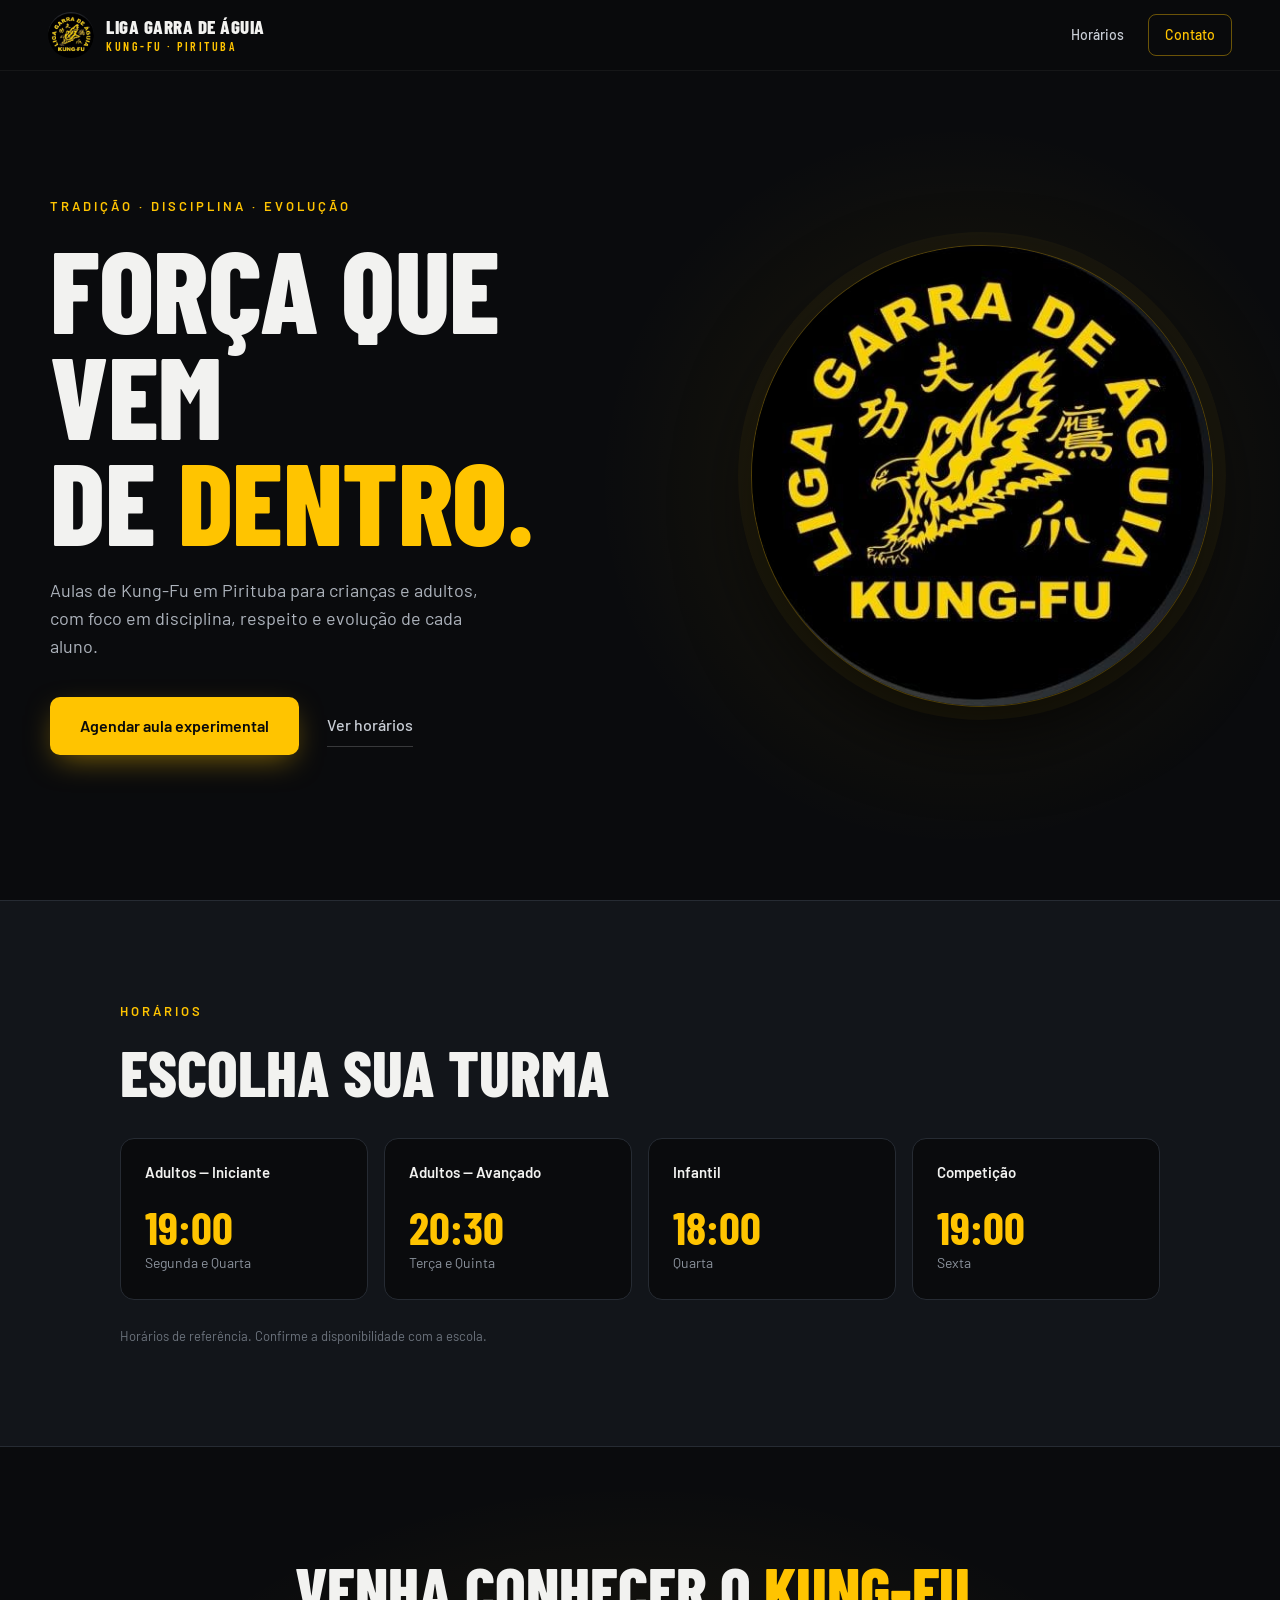
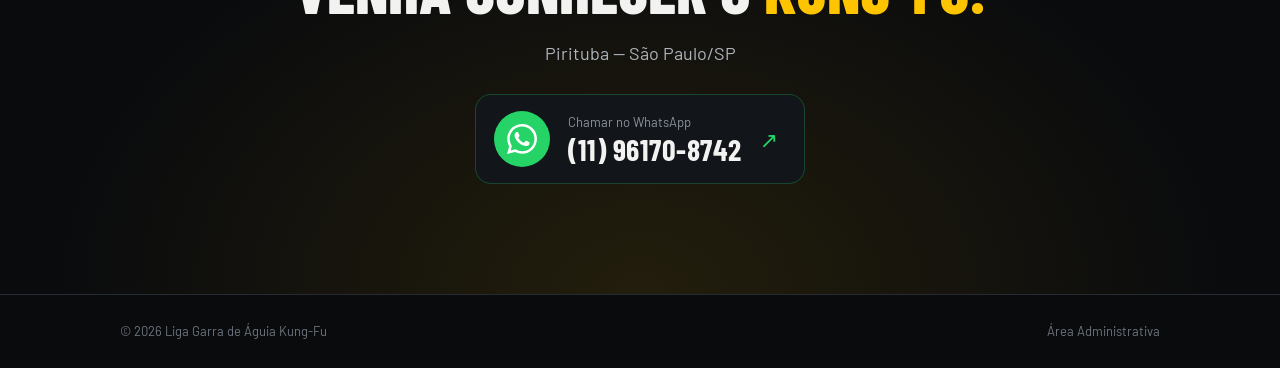
<file: index.html>
<!doctype html>
<html lang="pt-BR">
  <head>
    <meta charset="utf-8" />
    <meta name="viewport" content="width=device-width, initial-scale=1" />
    <meta
      name="description"
      content="Liga Garra de Águia Kung-Fu em Pirituba. Tradição, disciplina e evolução através da arte marcial."
    />
    <title>Liga Garra de Águia — Kung-Fu Pirituba</title>
    <link rel="preconnect" href="https://fonts.googleapis.com" />
    <link rel="preconnect" href="https://fonts.gstatic.com" crossorigin />
    <link
      href="https://fonts.googleapis.com/css2?family=Barlow:wght@400;500;600&family=Barlow+Condensed:wght@600;700;800&display=swap"
      rel="stylesheet"
    />
    <link rel="stylesheet" href="home.css" />
    <script src="home.js" defer></script>
  </head>
  <body>
    <a class="skip" href="#conteudo">Pular para o conteúdo</a>

    <header class="site-header">
      <a class="brand" href="#inicio">
        <span class="logo-crop"
          ><img src="logo.png" alt="Logo Liga Garra de Águia"
        /></span>
        <span class="brand-text"
          >Liga Garra de Águia<small>Kung-Fu · Pirituba</small></span
        >
      </a>
      <nav aria-label="Menu principal">
        <a href="#horarios">Horários</a>
        <a href="#contato" class="nav-cta">Contato</a>
      </nav>
    </header>

    <main id="conteudo">
      <section class="hero" id="inicio">
        <div class="hero-copy">
          <p class="eyebrow">Tradição · Disciplina · Evolução</p>
          <h1>Força que vem<br />de <em>dentro.</em></h1>
          <p class="intro">
            Aulas de Kung-Fu em Pirituba para crianças e adultos, com foco em
            disciplina, respeito e evolução de cada aluno.
          </p>
          <div class="actions">
            <a class="button" data-whatsapp href="#contato"
              >Agendar aula experimental</a
            >
            <a class="text-link" href="#horarios">Ver horários</a>
          </div>
        </div>
        <div class="hero-art">
          <div class="emblem">
            <img src="logo.png" alt="Emblema da Liga Garra de Águia Kung-Fu" />
          </div>
        </div>
      </section>

      <section class="schedule-section" id="horarios">
        <div class="container">
          <p class="eyebrow">Horários</p>
          <h2>Escolha sua turma</h2>
          <div class="schedule" id="scheduleRows"></div>
          <p class="note">
            Horários de referência. Confirme a disponibilidade com a escola.
          </p>
        </div>
      </section>

      <section class="contact" id="contato">
        <div class="container">
          <h2>Venha conhecer o <em>Kung-Fu.</em></h2>
          <p id="address">Pirituba — São Paulo/SP</p>
          <a
            class="whats-card"
            data-whatsapp
            href="#contato"
            id="ctaWhats"
            aria-label="Conversar pelo WhatsApp"
          >
            <span class="whats-icon" aria-hidden="true">
              <svg
                viewBox="0 0 24 24"
                width="30"
                height="30"
                fill="currentColor"
              >
                <path
                  d="M17.472 14.382c-.297-.149-1.758-.867-2.03-.967-.273-.099-.471-.148-.67.15-.197.297-.767.966-.94 1.164-.173.199-.347.223-.644.075-.297-.15-1.255-.463-2.39-1.475-.883-.788-1.48-1.761-1.653-2.059-.173-.297-.018-.458.13-.606.134-.133.298-.347.446-.52.149-.174.198-.298.298-.497.099-.198.05-.371-.025-.52-.075-.149-.669-1.612-.916-2.207-.242-.579-.487-.5-.669-.51-.173-.008-.371-.01-.57-.01-.198 0-.52.074-.792.372-.272.297-1.04 1.016-1.04 2.479 0 1.462 1.065 2.875 1.213 3.074.149.198 2.096 3.2 5.077 4.487.709.306 1.262.489 1.694.625.712.227 1.36.195 1.871.118.571-.085 1.758-.719 2.006-1.413.248-.694.248-1.289.173-1.413-.074-.124-.272-.198-.57-.347m-5.421 7.403h-.004a9.87 9.87 0 01-5.031-1.378l-.361-.214-3.741.982.998-3.648-.235-.374a9.86 9.86 0 01-1.51-5.26c.001-5.45 4.436-9.884 9.888-9.884 2.64 0 5.122 1.03 6.988 2.898a9.825 9.825 0 012.893 6.994c-.003 5.45-4.437 9.884-9.885 9.884m8.413-18.297A11.815 11.815 0 0012.05 0C5.495 0 .16 5.335.157 11.892c0 2.096.547 4.142 1.588 5.945L.057 24l6.305-1.654a11.882 11.882 0 005.683 1.448h.005c6.554 0 11.89-5.335 11.893-11.893a11.821 11.821 0 00-3.48-8.413Z"
                />
              </svg>
            </span>
            <span class="whats-text"
              ><small>Chamar no WhatsApp</small
              ><strong>(11) 96170-8742</strong></span
            >
            <span class="whats-arrow" aria-hidden="true">↗</span>
          </a>
        </div>
      </section>
    </main>

    <footer>
      <div class="container footer-inner">
        <span>© <span id="year"></span> Liga Garra de Águia Kung-Fu</span>
        <a class="admin-link" href="admin.html">Área Administrativa</a>
      </div>
    </footer>
  </body>
</html>
</file>
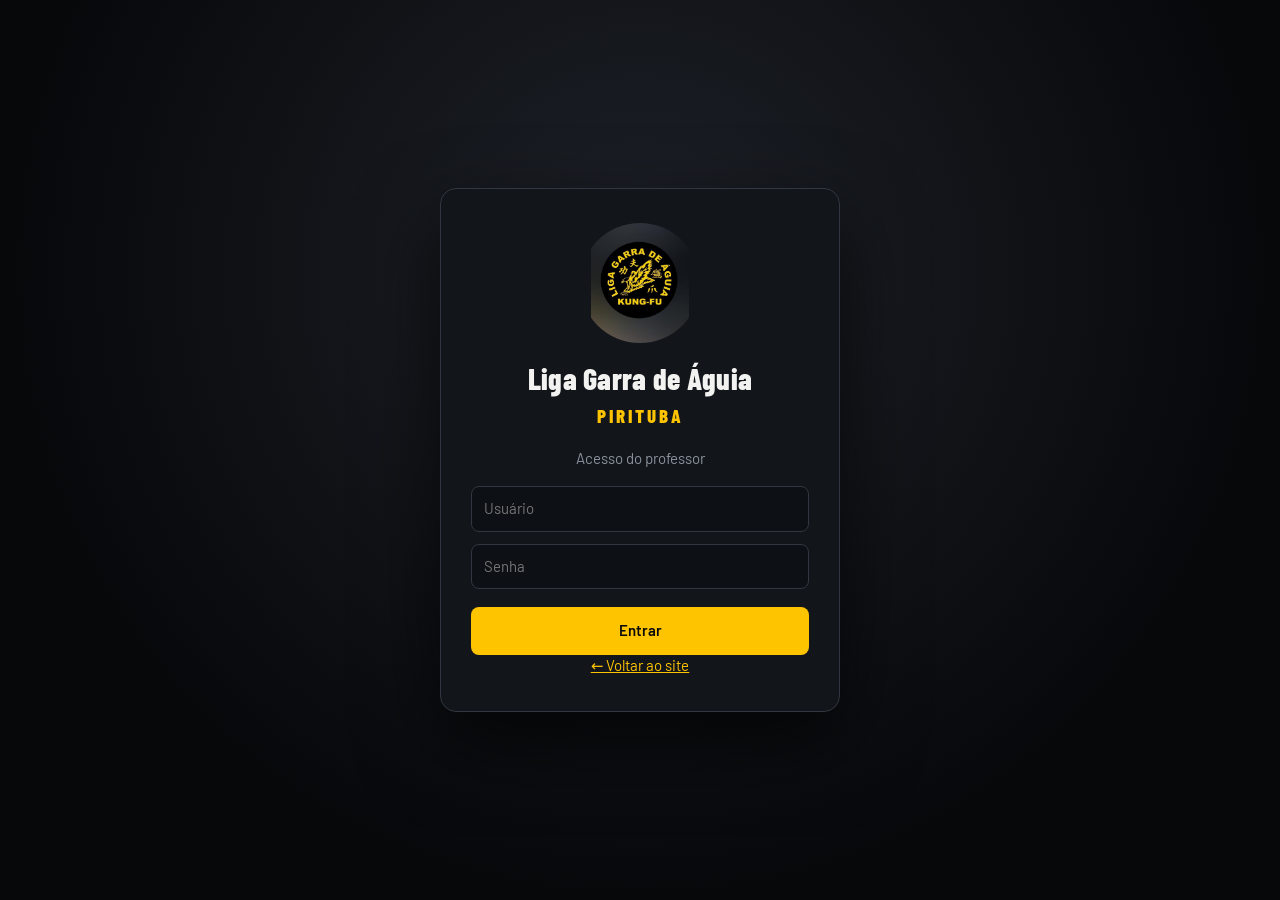
<file: admin.html>
<!doctype html>
<html lang="pt-BR">
  <head>
    <meta charset="UTF-8" />
    <meta name="viewport" content="width=device-width,initial-scale=1" />
    <title>Liga Garra de Águia Pirituba — Gestão</title>
    <link rel="preconnect" href="https://fonts.googleapis.com" />
    <link rel="preconnect" href="https://fonts.gstatic.com" crossorigin />
    <link
      href="https://fonts.googleapis.com/css2?family=Barlow:wght@400;500;600&family=Barlow+Condensed:wght@600;700;800&display=swap"
      rel="stylesheet"
    />
    <link rel="stylesheet" href="style.css" />
  </head>
  <body>
    <svg width="0" height="0" style="position: absolute" aria-hidden="true">
      <defs>
        <symbol id="i-home" viewBox="0 0 24 24">
          <path d="M3 11l9-8 9 8v9a1 1 0 0 1-1 1h-5v-6H9v6H4a1 1 0 0 1-1-1z" />
        </symbol>
        <symbol id="i-users" viewBox="0 0 24 24">
          <circle cx="9" cy="8" r="3.5" />
          <path
            d="M2 20c0-4 3-6 7-6s7 2 7 6M17 5a3.5 3.5 0 0 1 0 6.5M22 20c0-3-1.5-5-4-5.7"
          />
        </symbol>
        <symbol id="i-check" viewBox="0 0 24 24">
          <path d="M4 12l5 5L20 6" />
        </symbol>
        <symbol id="i-cal" viewBox="0 0 24 24">
          <rect x="3" y="4" width="18" height="17" rx="2" />
          <path d="M3 9h18M8 2v4M16 2v4" />
        </symbol>
        <symbol id="i-award" viewBox="0 0 24 24">
          <circle cx="12" cy="9" r="6" />
          <path d="M8.5 14L7 22l5-3 5 3-1.5-8" />
        </symbol>
        <symbol id="i-wallet" viewBox="0 0 24 24">
          <rect x="2" y="6" width="20" height="14" rx="2" />
          <path d="M2 10h20M16 15h2" />
        </symbol>
        <symbol id="i-file" viewBox="0 0 24 24">
          <path d="M6 2h9l5 5v15H6zM14 2v6h6M9 13h7M9 17h7" />
        </symbol>
        <symbol id="i-bell" viewBox="0 0 24 24">
          <path d="M6 16v-5a6 6 0 0 1 12 0v5l2 2H4zM10 21h4" />
        </symbol>
        <symbol id="i-cog" viewBox="0 0 24 24">
          <path d="M4 6h10M19 6h1M4 12h4M13 12h7M4 18h11M20 18h0" />
          <circle cx="16.5" cy="6" r="2" />
          <circle cx="10.5" cy="12" r="2" />
          <circle cx="17.5" cy="18" r="2" />
        </symbol>
        <symbol id="i-out" viewBox="0 0 24 24">
          <path
            d="M9 4H5a1 1 0 0 0-1 1v14a1 1 0 0 0 1 1h4M16 8l4 4-4 4M20 12H9"
          />
        </symbol>
        <symbol id="i-plus" viewBox="0 0 24 24">
          <path d="M12 5v14M5 12h14" />
        </symbol>
        <symbol id="i-search" viewBox="0 0 24 24">
          <circle cx="11" cy="11" r="7" />
          <path d="M20 20l-4-4" />
        </symbol>
      </defs>
    </svg>

    <div id="loginScreen" class="login-screen">
      <form class="login-card" id="loginForm">
        <img src="logo.png" alt="Liga Garra de Águia Kung-Fu" />
        <h1>Liga Garra de Águia</h1>
        <h2>Pirituba</h2>
        <p>Acesso do professor</p>
        <input
          id="loginUser"
          aria-label="Usuário"
          required
          placeholder="Usuário"
          autocomplete="username"
        />
        <input
          id="loginPass"
          aria-label="Senha"
          required
          type="password"
          placeholder="Senha"
          autocomplete="current-password"
        />
        <button class="primary full" id="loginBtn" type="submit">Entrar</button>
        <a href="index.html" style="color: var(--gold)">← Voltar ao site</a>
      </form>
    </div>

    <div id="app" class="app hidden">
      <aside class="sidebar">
        <div class="brand">
          <img src="logo.png" alt="" />
          <div><strong>Liga Garra de Águia</strong><small>Pirituba</small></div>
        </div>
        <nav>
          <button class="nav active" data-page="dashboard">
            <svg class="i"><use href="#i-home" /></svg><span>Dashboard</span>
          </button>
          <button class="nav" data-page="alunos">
            <svg class="i"><use href="#i-users" /></svg><span>Alunos</span>
          </button>
          <button class="nav" data-page="frequencia">
            <svg class="i"><use href="#i-check" /></svg><span>Frequência</span>
          </button>
          <button class="nav" data-page="turmas">
            <svg class="i"><use href="#i-cal" /></svg
            ><span>Turmas e aulas</span>
          </button>
          <button class="nav" data-page="graduacoes">
            <svg class="i"><use href="#i-award" /></svg><span>Graduações</span>
          </button>
          <button class="nav" data-page="financeiro">
            <svg class="i"><use href="#i-wallet" /></svg><span>Financeiro</span>
          </button>
          <button class="nav" data-page="relatorios">
            <svg class="i"><use href="#i-file" /></svg><span>Relatórios</span>
          </button>
          <button class="nav" data-page="avisos">
            <svg class="i"><use href="#i-bell" /></svg><span>Avisos</span>
          </button>
          <button class="nav" data-page="config">
            <svg class="i"><use href="#i-cog" /></svg><span>Configurações</span>
          </button>
        </nav>
        <div class="sidebar-bottom">
          <span>Professor</span>
          <button id="logout" title="Sair">
            <svg class="i"><use href="#i-out" /></svg><span>Sair</span>
          </button>
        </div>
      </aside>

      <main>
        <div class="wrap">
          <header>
            <h1 id="pageTitle">Dashboard</h1>
            <div class="header-actions">
              <button class="iconbtn" id="notifyBtn" title="Avisos">
                <svg class="i"><use href="#i-bell" /></svg
                ><i id="notifyDot"></i>
              </button>
              <div class="user">
                <b id="gymName">Professor</b><small>Administrador</small>
              </div>
            </div>
          </header>

          <section id="dashboard" class="page active">
            <div class="welcome">
              <h2>Olá, Professor</h2>
              <p>Acompanhe a academia em poucos cliques.</p>
              <button class="primary" data-go="frequencia">
                <svg class="i"><use href="#i-check" /></svg>Registrar frequência
              </button>
            </div>
            <div class="stats">
              <div class="card stat">
                <b id="statStudents">0</b><small>Alunos ativos</small>
              </div>
              <div class="card stat">
                <b id="statClasses">0</b><small>Turmas</small>
              </div>
              <div class="card stat">
                <b id="statAttendance">0%</b><small>Frequência média</small>
              </div>
              <div class="card stat">
                <b id="statPending">R$ 0</b
                ><small>Mensalidades pendentes</small>
              </div>
            </div>
            <div class="grid2">
              <div class="card">
                <div class="card-head">
                  <h3>Próximas aulas</h3>
                  <button class="link" data-go="turmas">Ver agenda</button>
                </div>
                <div id="nextLessons"></div>
              </div>
              <div class="card">
                <div class="card-head"><h3>Ações rápidas</h3></div>
                <button class="quick" id="qStudent">
                  <svg class="i"><use href="#i-plus" /></svg>Cadastrar novo
                  aluno
                </button>
                <button class="quick" data-go="frequencia">
                  <svg class="i"><use href="#i-check" /></svg>Fazer chamada
                </button>
                <button class="quick" id="qPay">
                  <svg class="i"><use href="#i-wallet" /></svg>Registrar
                  pagamento
                </button>
                <button class="quick" data-go="avisos">
                  <svg class="i"><use href="#i-bell" /></svg>Criar aviso
                </button>
              </div>
            </div>
            <div class="grid2">
              <div class="card">
                <div class="card-head"><h3>Alunos recentes</h3></div>
                <div id="recentStudents"></div>
              </div>
              <div class="card">
                <div class="card-head"><h3>Resumo financeiro</h3></div>
                <div id="financeSummary"></div>
              </div>
            </div>
          </section>

          <section id="alunos" class="page">
            <div class="toolbar">
              <div class="search">
                <svg class="i"><use href="#i-search" /></svg
                ><input
                  id="studentSearch"
                  placeholder="Buscar por nome, telefone ou e-mail"
                />
              </div>
              <select id="studentFilter">
                <option value="all">Todos</option>
                <option value="active">Ativos</option>
                <option value="inactive">Inativos</option>
              </select>
              <button class="primary" id="addStudent">
                <svg class="i"><use href="#i-plus" /></svg>Novo aluno
              </button>
            </div>
            <div class="card table-wrap">
              <table>
                <thead>
                  <tr>
                    <th>Aluno</th>
                    <th>Contato</th>
                    <th>Turma</th>
                    <th>Faixa</th>
                    <th>Status</th>
                    <th>Ações</th>
                  </tr>
                </thead>
                <tbody id="studentTable"></tbody>
              </table>
            </div>
          </section>

          <section id="frequencia" class="page">
            <div class="toolbar">
              <select id="attClass"></select>
              <input type="date" id="attDate" />
              <button class="secondary" id="loadHistory">Histórico</button>
            </div>
            <div class="card">
              <div class="card-head">
                <div>
                  <h3>Chamada da aula</h3>
                  <span id="attInfo">Marque os alunos presentes</span>
                </div>
                <div class="att-tools">
                  <button class="secondary" id="markAll">Marcar todos</button
                  ><strong id="attCounter">0/0</strong>
                </div>
              </div>
              <div id="attendanceList"></div>
              <button class="primary save" id="saveAttendance">
                Salvar frequência
              </button>
            </div>
            <div class="card hidden" id="attendanceHistory">
              <div class="card-head">
                <h3>Últimas chamadas</h3>
                <button class="link" id="closeHistory">Fechar</button>
              </div>
              <div id="historyList"></div>
            </div>
          </section>

          <section id="turmas" class="page">
            <div class="toolbar">
              <button class="primary" id="addClass">
                <svg class="i"><use href="#i-plus" /></svg>Nova turma
              </button>
            </div>
            <div class="class-grid" id="classGrid"></div>
            <div class="card">
              <div class="card-head">
                <h3>Agenda semanal</h3>
                <span id="monthLabel"></span>
              </div>
              <div class="week" id="week"></div>
            </div>
          </section>

          <section id="graduacoes" class="page">
            <div class="toolbar">
              <select id="beltFilter">
                <option value="all">Todas as graduações</option>
                <option>Branca</option>
                <option>Amarela</option>
                <option>Laranja</option>
                <option>Verde</option>
                <option>Azul</option>
                <option>Marrom</option>
                <option>Preta</option>
                <option value="pending">Próximos para graduação</option>
              </select>
              <button class="primary" id="promote">
                <svg class="i"><use href="#i-plus" /></svg>Registrar graduação
              </button>
            </div>
            <div class="card table-wrap">
              <table>
                <thead>
                  <tr>
                    <th>Aluno</th>
                    <th>Faixa atual</th>
                    <th>Última graduação</th>
                    <th>Frequência</th>
                    <th>Status</th>
                  </tr>
                </thead>
                <tbody id="beltTable"></tbody>
              </table>
            </div>
          </section>

          <section id="financeiro" class="page">
            <div class="stats three">
              <div class="card stat">
                <b id="paidTotal">R$ 0</b><small>Recebido</small>
              </div>
              <div class="card stat">
                <b id="pendingTotal">R$ 0</b><small>Em aberto</small>
              </div>
              <div class="card stat">
                <b id="payRate">0%</b><small>Taxa de pagamento</small>
              </div>
            </div>
            <div class="toolbar">
              <div class="search">
                <svg class="i"><use href="#i-search" /></svg
                ><input id="financeSearch" placeholder="Buscar aluno" />
              </div>
              <select id="financeFilter">
                <option value="all">Todos</option>
                <option value="paid">Pagos</option>
                <option value="pending">Pendentes</option>
              </select>
              <button class="primary" id="newPayment">
                <svg class="i"><use href="#i-plus" /></svg>Registrar pagamento
              </button>
            </div>
            <div class="card table-wrap">
              <table>
                <thead>
                  <tr>
                    <th>Aluno</th>
                    <th>Valor</th>
                    <th>Vencimento</th>
                    <th>Status</th>
                    <th>Ações</th>
                  </tr>
                </thead>
                <tbody id="financeTable"></tbody>
              </table>
            </div>
          </section>

          <section id="relatorios" class="page">
            <div class="report-grid">
              <div class="card report">
                <svg class="i big"><use href="#i-check" /></svg>
                <h3>Frequência</h3>
                <p>Presença por aluno e turma.</p>
                <button class="secondary" data-report="Frequência">
                  Gerar relatório
                </button>
              </div>
              <div class="card report">
                <svg class="i big"><use href="#i-wallet" /></svg>
                <h3>Financeiro</h3>
                <p>Pagamentos e pendências.</p>
                <button class="secondary" data-report="Financeiro">
                  Gerar relatório
                </button>
              </div>
              <div class="card report">
                <svg class="i big"><use href="#i-award" /></svg>
                <h3>Graduações</h3>
                <p>Faixas e aptidão para exame.</p>
                <button class="secondary" data-report="Graduações">
                  Gerar relatório
                </button>
              </div>
              <div class="card report">
                <svg class="i big"><use href="#i-users" /></svg>
                <h3>Alunos</h3>
                <p>Lista com dados cadastrais.</p>
                <button class="secondary" data-report="Alunos">
                  Gerar relatório
                </button>
              </div>
            </div>
            <div class="card report-output" id="reportOutput">
              <h3>Relatório</h3>
              <p class="muted">Escolha um tipo acima para gerar a prévia.</p>
            </div>
          </section>

          <section id="avisos" class="page">
            <div class="grid2">
              <div class="card">
                <div class="card-head"><h3>Novo aviso</h3></div>
                <input id="noticeTitle" placeholder="Título do aviso" />
                <textarea
                  id="noticeText"
                  placeholder="Mensagem para os alunos"
                  rows="6"
                ></textarea>
                <select id="noticeTarget"></select>
                <button class="primary full" id="sendNotice">
                  Publicar aviso
                </button>
              </div>
              <div class="card">
                <div class="card-head"><h3>Avisos publicados</h3></div>
                <div id="noticeList"></div>
              </div>
            </div>
          </section>

          <section id="config" class="page">
            <div class="card settings">
              <h3>Configurações da academia</h3>
              <label>Nome da academia<input id="cfgName" /></label>
              <label>WhatsApp<input id="cfgPhone" /></label>
              <label>Endereço<input id="cfgAddr" /></label>
              <label
                >Valor padrão da mensalidade (R$)<input
                  id="cfgFee"
                  type="number"
                  min="0"
              /></label>
              <button class="primary" id="saveConfig">
                Salvar configurações
              </button>
            </div>
          </section>
        </div>
      </main>
    </div>

    <div class="modal hidden" id="modal">
      <div class="modal-box">
        <button class="close" id="closeModal" aria-label="Fechar">×</button>
        <div id="modalContent"></div>
      </div>
    </div>
    <div class="toast" id="toast"></div>
    <script src="script.js"></script>
  </body>
</html>
</file>
<file: home.css>
:root {
  --bg: #0a0b0d;
  --panel: #12151a;
  --panel2: #171b21;
  --line: #262b33;
  --gold: #ffc400;
  --text: #f2f2f0;
  --muted: #8b929c;
  --display: "Barlow Condensed", Barlow, Arial, sans-serif;
  --body: Barlow, system-ui, Arial, sans-serif;
}
* {
  box-sizing: border-box;
}
html {
  scroll-behavior: smooth;
  scroll-padding-top: 80px;
}
body {
  margin: 0;
  background: var(--bg);
  color: var(--text);
  font-family: var(--body);
  font-size: 16px;
  line-height: 1.6;
  -webkit-font-smoothing: antialiased;
}
a {
  color: inherit;
  text-decoration: none;
}
h1,
h2,
p,
dl {
  margin-top: 0;
}
:focus-visible {
  outline: 2px solid var(--gold);
  outline-offset: 4px;
}
[hidden] {
  display: none !important;
}
em {
  font-style: normal;
  color: var(--gold);
}
.container {
  width: min(1040px, calc(100% - 48px));
  margin: auto;
}
.skip {
  position: fixed;
  top: -100px;
  left: 10px;
  z-index: 30;
  padding: 12px;
  background: var(--gold);
  color: #000;
}
.skip:focus {
  top: 10px;
}

/* Header */
.site-header {
  position: sticky;
  top: 0;
  z-index: 10;
  display: flex;
  align-items: center;
  justify-content: space-between;
  gap: 20px;
  padding: 12px clamp(20px, 4vw, 48px);
  background: #0a0b0dd9;
  backdrop-filter: blur(10px);
  -webkit-backdrop-filter: blur(10px);
  border-bottom: 1px solid #ffffff0d;
}
.brand {
  display: flex;
  align-items: center;
  gap: 12px;
}
.brand-text {
  font-family: var(--display);
  font-size: 19px;
  font-weight: 800;
  letter-spacing: 0.5px;
  text-transform: uppercase;
  line-height: 1.05;
}
.brand-text small {
  display: block;
  margin-top: 3px;
  color: var(--gold);
  font-size: 12px;
  font-weight: 600;
  letter-spacing: 2.5px;
}
.logo-crop {
  display: block;
  position: relative;
  width: 46px;
  height: 46px;
  overflow: hidden;
  border-radius: 50%;
  flex-shrink: 0;
}
.logo-crop img {
  position: absolute;
  width: 59px;
  max-width: none;
  left: -6.5px;
  top: -10.5px;
}
.site-header nav {
  display: flex;
  align-items: center;
  gap: 8px;
  font-size: 14px;
  font-weight: 500;
}
.site-header nav a {
  padding: 9px 16px;
  border-radius: 8px;
  color: #c9ced6;
  transition:
    color 0.2s,
    background 0.2s;
}
.site-header nav a:hover {
  color: #fff;
  background: var(--panel2);
}
.site-header nav .nav-cta {
  border: 1px solid #ffc40066;
  color: var(--gold);
}
.site-header nav .nav-cta:hover {
  background: var(--gold);
  color: #0a0a0a;
}

/* Hero */
.hero {
  position: relative;
  display: grid;
  grid-template-columns: 1.1fr 0.9fr;
  align-items: center;
  gap: clamp(30px, 6vw, 90px);
  width: min(1180px, calc(100% - 48px));
  min-height: calc(100vh - 71px);
  margin: auto;
  padding: 50px 0 70px;
}
.hero::before {
  content: "";
  position: absolute;
  right: -8%;
  top: 50%;
  width: 62%;
  aspect-ratio: 1;
  transform: translateY(-50%);
  background: radial-gradient(
    circle,
    #ffc40024 0%,
    #ffc40008 45%,
    transparent 70%
  );
  pointer-events: none;
}
.hero-copy,
.hero-art {
  position: relative;
}
.eyebrow {
  margin: 0 0 18px;
  color: var(--gold);
  font-size: 13px;
  font-weight: 600;
  letter-spacing: 3px;
  text-transform: uppercase;
}
h1 {
  margin-bottom: 24px;
  font-family: var(--display);
  font-size: clamp(58px, 9vw, 124px);
  font-weight: 800;
  line-height: 0.92;
  letter-spacing: -0.5px;
  text-transform: uppercase;
}
.intro {
  max-width: 460px;
  margin-bottom: 0;
  color: #aeb4bd;
  font-size: 18px;
  line-height: 1.55;
}
.actions {
  display: flex;
  flex-wrap: wrap;
  align-items: center;
  gap: 14px 28px;
  margin-top: 36px;
}
.button {
  display: inline-flex;
  justify-content: center;
  align-items: center;
  padding: 16px 30px;
  background: var(--gold);
  color: #0a0a0a;
  border-radius: 10px;
  font-size: 16px;
  font-weight: 600;
  box-shadow: 0 10px 30px -8px #ffc40080;
  transition:
    transform 0.2s,
    background 0.2s,
    box-shadow 0.2s;
}
.button:hover {
  background: #ffd333;
  transform: translateY(-2px);
  box-shadow: 0 14px 34px -8px #ffc400a0;
}
.text-link {
  padding: 8px 0;
  color: #c9ced6;
  font-weight: 500;
  border-bottom: 1px solid #ffffff30;
  transition:
    color 0.2s,
    border-color 0.2s;
}
.text-link:hover {
  color: var(--gold);
  border-color: var(--gold);
}
.hero-art {
  display: flex;
  align-items: center;
  justify-content: center;
}
.emblem {
  position: relative;
  width: min(100%, 460px);
  aspect-ratio: 1;
  border-radius: 50%;
  overflow: hidden;
  box-shadow:
    0 0 0 1px #ffc40040,
    0 0 0 14px #ffc4000a,
    0 30px 90px -20px #000;
}
.emblem img {
  position: absolute;
  width: 127%;
  max-width: none;
  left: -13.5%;
  top: -25%;
}

/* Horários */
.schedule-section {
  padding: 100px 0;
  background: var(--panel);
  border-block: 1px solid var(--line);
}
h2 {
  margin-bottom: 34px;
  font-family: var(--display);
  font-size: clamp(38px, 5.5vw, 64px);
  font-weight: 800;
  line-height: 1;
  text-transform: uppercase;
}
.schedule {
  display: grid;
  grid-template-columns: repeat(4, 1fr);
  gap: 16px;
}
.schedule-row {
  display: flex;
  flex-direction: column;
  gap: 22px;
  padding: 24px;
  background: var(--bg);
  border: 1px solid var(--line);
  border-radius: 14px;
  transition:
    transform 0.2s,
    border-color 0.2s;
}
.schedule-row:hover {
  transform: translateY(-4px);
  border-color: #ffc40066;
}
.schedule-row strong {
  font-size: 15px;
  font-weight: 600;
  line-height: 1.3;
  color: var(--text);
}
.schedule-row span {
  display: flex;
  flex-direction: column-reverse;
  gap: 2px;
  margin-top: auto;
  font-size: 14px;
  color: var(--muted);
}
.schedule-row b {
  font-family: var(--display);
  font-size: 46px;
  font-weight: 700;
  line-height: 1;
  color: var(--gold);
}
.note {
  margin: 26px 0 0;
  font-size: 13px;
  color: #6d747e;
}

/* Contato */
.contact {
  padding: 110px 0;
  text-align: center;
  background: radial-gradient(ellipse at 50% 100%, #ffc4001a, transparent 65%);
}
.contact h2 {
  margin-bottom: 18px;
}
.contact > .container > p:not(.note) {
  margin-bottom: 26px;
  color: #aeb4bd;
  font-size: 18px;
}
.whats-card {
  display: inline-flex;
  align-items: center;
  gap: 18px;
  padding: 16px 26px 16px 18px;
  background: var(--panel);
  border: 1px solid #25d36640;
  border-radius: 16px;
  text-align: left;
  transition:
    transform 0.2s,
    border-color 0.2s,
    box-shadow 0.2s;
}
.whats-card:hover {
  transform: translateY(-3px);
  border-color: #25d366;
  box-shadow: 0 16px 40px -14px #25d36673;
}
.whats-icon {
  display: grid;
  place-items: center;
  width: 56px;
  height: 56px;
  border-radius: 50%;
  background: #25d366;
  color: #fff;
  flex-shrink: 0;
}
.whats-text small {
  display: block;
  font-size: 13px;
  color: var(--muted);
}
.whats-text strong {
  display: block;
  font-family: var(--display);
  font-size: 30px;
  font-weight: 700;
  letter-spacing: 0.5px;
  line-height: 1.1;
}
.whats-arrow {
  font-size: 22px;
  color: #25d366;
}

/* Rodapé */
footer {
  padding: 26px 0;
  border-top: 1px solid var(--line);
  font-size: 13px;
  color: #6d747e;
}
.footer-inner {
  display: flex;
  justify-content: space-between;
  align-items: center;
  gap: 20px;
}
.admin-link {
  transition: color 0.2s;
}
.admin-link:hover {
  color: var(--gold);
}

/* Responsivo */
@media (max-width: 960px) {
  .schedule {
    grid-template-columns: repeat(2, 1fr);
  }
}
@media (max-width: 820px) {
  .hero {
    grid-template-columns: 1fr;
    min-height: 0;
    gap: 36px;
    padding: 36px 0 64px;
    text-align: center;
  }
  .hero-art {
    order: -1;
  }
  .emblem {
    width: min(70%, 300px);
  }
  .intro {
    margin-inline: auto;
  }
  .actions {
    justify-content: center;
  }
  .hero::before {
    right: 50%;
    transform: translate(50%, -70%);
    width: 110%;
  }
  .schedule-section {
    padding: 70px 0;
  }
  .contact {
    padding: 80px 0;
  }
}
@media (max-width: 520px) {
  .brand-text {
    font-size: 16px;
  }
  .brand-text small {
    font-size: 10px;
    letter-spacing: 2px;
  }
  .site-header nav a:not(.nav-cta) {
    display: none;
  }
  .schedule {
    grid-template-columns: 1fr;
  }
  .schedule-row {
    flex-direction: row;
    align-items: center;
    justify-content: space-between;
    gap: 16px;
  }
  .schedule-row span {
    margin-top: 0;
    align-items: flex-end;
    text-align: right;
  }
  .schedule-row b {
    font-size: 36px;
  }
  .button {
    width: 100%;
  }
  .footer-inner {
    flex-direction: column;
    align-items: flex-start;
    gap: 8px;
  }
}
@media (prefers-reduced-motion: reduce) {
  html {
    scroll-behavior: auto;
  }
  * {
    transition: none !important;
  }
}
</file>
<file: style.css>
:root {
  --bg: #0a0b0d;
  --panel: #12151a;
  --panel2: #171b21;
  --line: #262b33;
  --text: #f2f2f0;
  --muted: #8b929c;
  --gold: #ffc400;
  --green: #4cd08a;
  --red: #ff6b6b;
}
* {
  box-sizing: border-box;
}
html {
  scroll-behavior: smooth;
}
body {
  margin: 0;
  background: var(--bg);
  color: var(--text);
  font-family: Barlow, system-ui, Arial, sans-serif;
  font-size: 15px;
  line-height: 1.45;
}
h1,
h2,
h3,
.brand strong,
.stat b {
  font-family: "Barlow Condensed", Barlow, sans-serif;
  letter-spacing: 0.3px;
}
h1 {
  font-size: 30px;
  font-weight: 700;
  margin: 0;
}
h2 {
  font-size: 34px;
  font-weight: 800;
  margin: 0 0 4px;
}
h3 {
  font-size: 20px;
  font-weight: 700;
  margin: 0;
}
p {
  margin: 0 0 10px;
}
.muted {
  color: var(--muted);
}
.hidden {
  display: none !important;
}
:focus-visible {
  outline: 2px solid var(--gold);
  outline-offset: 2px;
}

.i {
  width: 18px;
  height: 18px;
  fill: none;
  stroke: currentColor;
  stroke-width: 1.8;
  stroke-linecap: round;
  stroke-linejoin: round;
  flex-shrink: 0;
}
.i.big {
  width: 30px;
  height: 30px;
  color: var(--gold);
}

/* Layout */
.app {
  display: flex;
  min-height: 100vh;
}
.sidebar {
  width: 250px;
  flex-shrink: 0;
  position: sticky;
  top: 0;
  height: 100vh;
  background: #0d0f12;
  border-right: 1px solid var(--line);
  padding: 22px 14px;
  display: flex;
  flex-direction: column;
}
.brand {
  display: flex;
  align-items: center;
  gap: 10px;
  margin: 0 6px 28px;
}
.brand img {
  width: 54px;
  height: 54px;
  object-fit: contain;
  border-radius: 50%;
}
.brand strong {
  display: block;
  font-size: 19px;
  line-height: 1.05;
  font-weight: 800;
}
.brand small {
  color: var(--gold);
  font-size: 13px;
  letter-spacing: 2px;
  text-transform: uppercase;
}
nav {
  display: flex;
  flex-direction: column;
  gap: 3px;
}
.nav {
  display: flex;
  align-items: center;
  gap: 12px;
  width: 100%;
  border: 0;
  background: transparent;
  color: #a9afb8;
  padding: 11px 12px;
  border-radius: 8px;
  cursor: pointer;
  font: inherit;
  font-weight: 500;
  text-align: left;
  transition:
    background 0.15s,
    color 0.15s;
}
.nav:hover {
  background: var(--panel2);
  color: #fff;
}
.nav.active {
  background: var(--gold);
  color: #0a0a0a;
  font-weight: 600;
}
.sidebar-bottom {
  margin-top: auto;
  border-top: 1px solid var(--line);
  padding: 14px 8px 0;
  display: flex;
  justify-content: space-between;
  align-items: center;
  color: var(--muted);
  font-size: 13px;
}
.sidebar-bottom button {
  display: flex;
  gap: 6px;
  align-items: center;
  background: none;
  border: 0;
  color: #b5bac2;
  cursor: pointer;
  font: inherit;
}
.sidebar-bottom button:hover {
  color: var(--gold);
}

main {
  flex: 1;
  min-width: 0;
  padding: 28px 32px 60px;
}
.wrap {
  width: 100%;
  max-width: 1120px;
  margin: 0 auto;
}
header {
  display: flex;
  justify-content: space-between;
  align-items: center;
  margin-bottom: 24px;
}
.header-actions {
  display: flex;
  align-items: center;
  gap: 14px;
}
.user {
  text-align: right;
  font-size: 14px;
}
.user b {
  display: block;
  font-weight: 600;
  max-width: 260px;
  overflow: hidden;
  text-overflow: ellipsis;
  white-space: nowrap;
}
.user small {
  color: var(--muted);
}
.iconbtn {
  position: relative;
  display: grid;
  place-items: center;
  background: var(--panel);
  border: 1px solid var(--line);
  color: #fff;
  border-radius: 9px;
  width: 40px;
  height: 40px;
  cursor: pointer;
}
.iconbtn:hover {
  border-color: var(--gold);
}
.iconbtn i {
  position: absolute;
  width: 8px;
  height: 8px;
  background: var(--gold);
  border-radius: 50%;
  top: 8px;
  right: 9px;
}
.page {
  display: none;
}
.page.active {
  display: block;
}

/* Cards */
.card {
  background: var(--panel);
  border: 1px solid var(--line);
  border-radius: 12px;
  padding: 20px;
  margin-bottom: 16px;
}
.card-head {
  display: flex;
  justify-content: space-between;
  align-items: center;
  gap: 10px;
  margin-bottom: 14px;
}
.card-head span {
  font-size: 13px;
  color: var(--muted);
}
.welcome {
  text-align: center;
  padding: 38px 20px;
  border-radius: 14px;
  margin-bottom: 16px;
  background: radial-gradient(ellipse at 50% 0%, #2a2306 0%, #12151a 65%);
  border: 1px solid #3a3210;
}
.welcome p {
  color: #b3aa8a;
  margin-bottom: 18px;
}
.stats {
  display: grid;
  grid-template-columns: repeat(4, 1fr);
  gap: 14px;
  margin-bottom: 16px;
}
.stats.three {
  grid-template-columns: repeat(3, 1fr);
}
.stat {
  text-align: center;
  margin: 0;
  padding: 22px 12px;
}
.stat b {
  display: block;
  font-size: 36px;
  font-weight: 800;
  color: var(--gold);
  line-height: 1.1;
}
.stat small {
  color: var(--muted);
  font-size: 13px;
}
.grid2 {
  display: grid;
  grid-template-columns: 1.3fr 1fr;
  gap: 16px;
  margin-bottom: 16px;
}
.grid2 > .card {
  margin: 0;
}
.link {
  background: none;
  border: 0;
  color: var(--gold);
  cursor: pointer;
  font: inherit;
  font-size: 14px;
}
.link:hover {
  text-decoration: underline;
}
.lesson,
.recent,
.notice {
  padding: 12px 0;
  border-top: 1px solid var(--line);
}
.lesson b,
.lesson small {
  display: block;
}
.lesson small {
  color: var(--muted);
}
.recent {
  display: flex;
  justify-content: space-between;
  gap: 10px;
  font-size: 14px;
}
.notice small {
  color: var(--muted);
}
.notice p {
  color: #c7cbd1;
  margin: 4px 0;
}
.empty {
  color: var(--muted);
  padding: 14px 0;
  text-align: center;
}
.green {
  color: var(--green);
}
.red {
  color: var(--red);
}
.yellow {
  color: var(--gold);
}

/* Buttons and fields */
.primary,
.secondary,
.quick,
.action {
  display: inline-flex;
  align-items: center;
  justify-content: center;
  gap: 8px;
  font: inherit;
  font-weight: 600;
  cursor: pointer;
  border-radius: 8px;
  transition:
    background 0.15s,
    border-color 0.15s,
    transform 0.1s;
}
.primary,
.secondary {
  padding: 11px 18px;
}
.primary {
  background: var(--gold);
  color: #0a0a0a;
  border: 0;
}
.primary:hover {
  background: #ffd333;
}
.secondary {
  background: var(--panel2);
  color: #eee;
  border: 1px solid #343b44;
}
.secondary:hover,
.action:hover {
  border-color: var(--gold);
}
.primary:active {
  transform: scale(0.98);
}
.full {
  width: 100%;
}
.quick {
  display: flex;
  justify-content: center;
  width: 100%;
  background: var(--panel2);
  color: #eee;
  border: 1px solid #303740;
  padding: 13px;
  margin: 8px 0;
}
.quick:hover {
  border-color: var(--gold);
  color: var(--gold);
}
.action {
  background: var(--panel2);
  border: 1px solid #303740;
  color: #ddd;
  padding: 6px 10px;
  font-size: 13px;
  font-weight: 500;
  margin: 2px;
}
.action.danger:hover {
  border-color: var(--red);
  color: var(--red);
}
input,
select,
textarea {
  font: inherit;
  background: #0d1116;
  border: 1px solid #303740;
  border-radius: 8px;
  color: #eee;
  padding: 11px 12px;
  width: 100%;
}
input:focus,
select:focus,
textarea:focus {
  outline: none;
  border-color: var(--gold);
}
textarea {
  resize: vertical;
  margin: 10px 0;
}
#noticeTitle,
#noticeTarget {
  margin-bottom: 4px;
}
#noticeTarget {
  margin-bottom: 14px;
}
.toolbar {
  display: flex;
  gap: 10px;
  margin-bottom: 16px;
  flex-wrap: wrap;
  align-items: center;
}
.toolbar select,
.toolbar input[type="date"] {
  width: auto;
  min-width: 150px;
}
.search {
  position: relative;
  flex: 1;
  min-width: 220px;
}
.search .i {
  position: absolute;
  left: 12px;
  top: 50%;
  transform: translateY(-50%);
  color: var(--muted);
}
.search input {
  padding-left: 38px;
}

/* Tables */
.table-wrap {
  overflow-x: auto;
  padding: 6px 12px;
}
table {
  width: 100%;
  border-collapse: collapse;
  min-width: 720px;
}
th,
td {
  padding: 14px 10px;
  text-align: left;
  border-bottom: 1px solid var(--line);
  font-size: 14px;
  vertical-align: middle;
}
tbody tr:last-child td {
  border-bottom: 0;
}
tbody tr:hover {
  background: #151a20;
}
th {
  color: var(--muted);
  font-size: 12px;
  font-weight: 600;
}
td small {
  color: var(--muted);
}
.pill {
  display: inline-block;
  padding: 3px 11px;
  border-radius: 20px;
  font-size: 12px;
  font-weight: 600;
  background: #123d2a;
  color: #5ce193;
}
.pill.red {
  background: #40191b;
  color: #ff8a8a;
}

/* Attendance */
.att-tools {
  display: flex;
  align-items: center;
  gap: 14px;
}
.att-tools .secondary {
  padding: 7px 12px;
  font-size: 13px;
}
.att-tools strong {
  font-family: "Barlow Condensed";
  font-size: 24px;
  color: var(--gold);
}
.attendance-row {
  border-top: 1px solid var(--line);
}
.attendance-row label {
  display: flex;
  align-items: center;
  justify-content: space-between;
  padding: 13px 4px;
  cursor: pointer;
  gap: 12px;
}
.attendance-row input {
  width: 20px;
  height: 20px;
  accent-color: var(--gold);
  padding: 0;
}
.attendance-row .who {
  display: flex;
  align-items: center;
  gap: 12px;
  flex: 1;
}
.attendance-row:hover {
  background: #151a20;
}
.save {
  width: 100%;
  margin-top: 16px;
}

/* Turmas */
.class-grid {
  display: grid;
  grid-template-columns: repeat(2, 1fr);
  gap: 16px;
  margin-bottom: 16px;
}
.class-card {
  margin: 0;
  text-align: center;
}
.class-card h3 {
  font-size: 24px;
  margin-bottom: 4px;
}
.class-card p {
  color: var(--muted);
}
.class-card b {
  display: block;
  color: var(--gold);
  margin-bottom: 12px;
}
.week {
  display: grid;
  grid-template-columns: repeat(7, 1fr);
  gap: 8px;
}
.day {
  background: #0d1116;
  border: 1px solid var(--line);
  border-radius: 8px;
  padding: 10px;
  min-height: 100px;
  text-align: center;
}
.day strong {
  font-size: 13px;
  color: var(--muted);
  font-weight: 600;
}
.day.today {
  border-color: var(--gold);
}
.event {
  background: var(--gold);
  color: #080808;
  border-radius: 6px;
  padding: 6px;
  margin-top: 8px;
  font-size: 12px;
  font-weight: 600;
}

/* Relatórios */
.report-grid {
  display: grid;
  grid-template-columns: repeat(4, 1fr);
  gap: 14px;
}
.report {
  text-align: center;
  margin: 0;
}
.report h3 {
  margin: 8px 0 4px;
}
.report p {
  font-size: 13px;
  color: var(--muted);
  min-height: 38px;
}
.report-output {
  margin-top: 16px;
}
.report-output .table-wrap {
  padding: 0;
  margin: 12px 0;
}
.report-actions {
  display: flex;
  gap: 10px;
  flex-wrap: wrap;
}

/* Config */
.settings {
  max-width: 640px;
  margin: 0 auto;
}
.settings label {
  display: block;
  color: var(--muted);
  font-size: 14px;
  margin: 16px 0;
}
.settings input {
  margin-top: 6px;
}

/* Login */
.login-screen {
  min-height: 100vh;
  display: grid;
  place-items: center;
  padding: 20px;
  background: radial-gradient(circle at 50% 30%, #1d2128, #07080a 70%);
}
.login-card {
  width: min(400px, 100%);
  background: var(--panel);
  border: 1px solid #303740;
  border-radius: 16px;
  padding: 34px 30px;
  text-align: center;
  box-shadow: 0 30px 80px #000a;
}
.login-card img {
  width: 120px;
  height: 120px;
  object-fit: contain;
  border-radius: 50%;
  margin-bottom: 8px;
}
.login-card h1 {
  font-size: 30px;
  font-weight: 800;
}
.login-card h2 {
  font-size: 19px;
  color: var(--gold);
  letter-spacing: 3px;
  text-transform: uppercase;
  margin: 2px 0 18px;
}
.login-card p {
  color: var(--muted);
}
.login-card input {
  margin: 6px 0;
}
.login-card .primary {
  margin-top: 12px;
  padding: 13px;
}
.login-card small {
  display: block;
  margin-top: 16px;
  color: #656c76;
}

/* Modal e toast */
.modal {
  position: fixed;
  inset: 0;
  background: #000c;
  display: grid;
  place-items: center;
  padding: 20px;
  z-index: 50;
  overflow-y: auto;
}
.modal-box {
  position: relative;
  width: min(560px, 100%);
  background: var(--panel);
  border: 1px solid #303740;
  border-radius: 14px;
  padding: 28px;
}
.modal-box h2 {
  font-size: 28px;
  margin-bottom: 16px;
}
.modal-box .stats {
  grid-template-columns: 1fr 1fr;
}
.modal-box .info {
  color: #c7cbd1;
  margin: 6px 0;
}
.close {
  position: absolute;
  right: 14px;
  top: 10px;
  background: none;
  border: 0;
  color: #aaa;
  font-size: 28px;
  cursor: pointer;
}
.close:hover {
  color: var(--gold);
}
.form-grid {
  display: grid;
  grid-template-columns: 1fr 1fr;
  gap: 12px;
  margin-bottom: 18px;
}
.form-grid label {
  font-size: 13px;
  color: var(--muted);
}
.form-grid label.wide {
  grid-column: 1 / -1;
}
.form-grid input,
.form-grid select {
  margin-top: 5px;
}
.toast {
  position: fixed;
  left: 50%;
  bottom: 26px;
  transform: translate(-50%, 20px);
  background: var(--gold);
  color: #050505;
  padding: 12px 20px;
  border-radius: 8px;
  font-weight: 600;
  opacity: 0;
  pointer-events: none;
  transition: 0.25s;
  z-index: 60;
}
.toast.show {
  opacity: 1;
  transform: translate(-50%, 0);
}

@media (max-width: 900px) {
  .sidebar {
    width: 68px;
    padding: 16px 8px;
  }
  .brand div,
  .nav span,
  .sidebar-bottom > span,
  .sidebar-bottom button span {
    display: none;
  }
  .brand {
    margin: 0 0 20px;
    justify-content: center;
  }
  .brand img {
    width: 44px;
    height: 44px;
  }
  .nav {
    justify-content: center;
    padding: 12px 0;
  }
  .sidebar-bottom {
    justify-content: center;
  }
  main {
    padding: 20px 14px 50px;
  }
  .stats,
  .stats.three {
    grid-template-columns: repeat(2, 1fr);
  }
  .stat {
    padding: 18px 10px;
  }
  .stat b {
    font-size: 26px;
  }
  .grid2,
  .class-grid {
    grid-template-columns: 1fr;
  }
  .report-grid {
    grid-template-columns: repeat(2, 1fr);
  }
  .week {
    overflow-x: auto;
    grid-template-columns: repeat(7, 130px);
  }
  .form-grid {
    grid-template-columns: 1fr;
  }
  .user {
    display: none;
  }
  h1 {
    font-size: 26px;
  }
  .modal-box .stats {
    gap: 10px;
  }
}

/* Phones */
@media (max-width: 600px) {
  .sidebar {
    width: 54px;
    padding: 14px 6px;
  }
  .brand {
    margin-bottom: 16px;
  }
  .brand img {
    width: 34px;
    height: 34px;
  }
  .nav {
    padding: 10px 0;
  }
  .nav .i,
  .sidebar-bottom .i {
    width: 19px;
    height: 19px;
  }
  main {
    padding: 16px 10px 40px;
  }
  header {
    margin-bottom: 16px;
  }
  .iconbtn {
    width: 36px;
    height: 36px;
  }
  h1 {
    font-size: 20px;
  }
  h2 {
    font-size: 23px;
  }
  h3 {
    font-size: 16px;
  }
  .card {
    padding: 15px;
    border-radius: 10px;
    margin-bottom: 12px;
  }
  .welcome {
    padding: 24px 14px;
  }
  .welcome p {
    margin-bottom: 14px;
    font-size: 14px;
  }
  .stats,
  .stats.three {
    grid-template-columns: repeat(2, 1fr);
    gap: 10px;
  }
  .stat {
    padding: 14px 6px;
  }
  .stat b {
    font-size: 21px;
  }
  .stat small {
    font-size: 11.5px;
  }
  .toolbar {
    flex-direction: column;
    align-items: stretch;
    gap: 8px;
  }
  .toolbar select,
  .toolbar input[type="date"],
  .search {
    width: 100%;
    min-width: 0;
  }
  .att-tools {
    width: 100%;
    justify-content: space-between;
  }
  .class-card h3 {
    font-size: 19px;
  }
  .report {
    padding: 16px 8px;
  }
  .report p {
    min-height: 0;
    font-size: 12.5px;
  }
  .login-card {
    padding: 24px 18px;
  }
  .login-card img {
    width: 80px;
    height: 80px;
  }
  .login-card h1 {
    font-size: 23px;
  }
  .login-card h2 {
    font-size: 16px;
  }
  .modal-box {
    padding: 18px;
  }
  .modal-box h2 {
    font-size: 21px;
  }
  .modal-box .stat b {
    font-size: 19px;
  }
  .form-grid {
    gap: 10px;
  }
}

/* Small phones */
@media (max-width: 420px) {
  .stats,
  .stats.three,
  .report-grid,
  .modal-box .stats {
    grid-template-columns: 1fr;
  }
  .stat {
    padding: 14px;
  }
  .stat b {
    font-size: 24px;
  }
  .recent {
    flex-direction: column;
    align-items: flex-start;
    gap: 2px;
  }
  .att-tools {
    flex-wrap: wrap;
  }
}
@media (prefers-reduced-motion: reduce) {
  * {
    transition: none !important;
    scroll-behavior: auto !important;
  }
}
@media print {
  body {
    background: #fff;
    color: #000;
  }
  .sidebar,
  header,
  .toolbar,
  .report-grid,
  .report-actions,
  .toast,
  .modal {
    display: none !important;
  }
  main {
    padding: 0;
  }
  .card {
    background: #fff;
    border-color: #ccc;
    color: #000;
  }
  th,
  td {
    color: #000;
    border-color: #ccc;
  }
}
</file>
